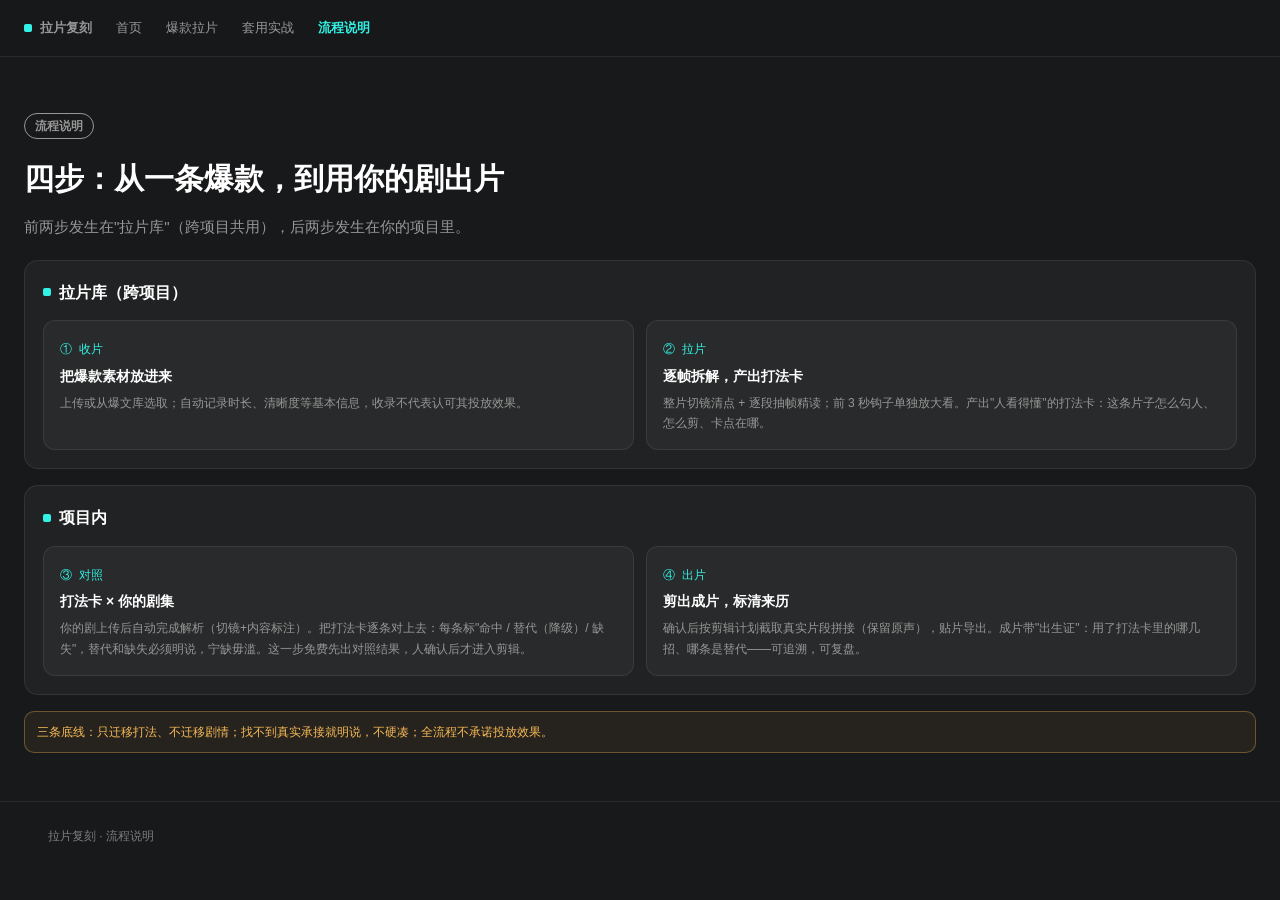
<file: pipeline.html>
<!DOCTYPE html>
<html lang="zh-CN">
<head>
<meta charset="utf-8">
<meta name="viewport" content="width=device-width,initial-scale=1">
<title>流程说明 · 拉片复刻</title>
<link rel="stylesheet" href="assets/site.css">
<style>
  .flow{display:grid;grid-template-columns:repeat(2,1fr);gap:12px}
  .flow .f{background:var(--panel);border:1px solid var(--line);border-radius:12px;padding:16px}
  .flow .f .n{color:var(--acc);font-size:12px;font-family:ui-monospace,monospace}
  .flow .f b{display:block;margin:4px 0}
  .flow .f p{font-size:12px;color:var(--sub)}
  @media(max-width:900px){.flow{grid-template-columns:1fr}}
</style>
</head>
<body>
<nav class="topnav"><div class="wrap">
  <a class="brand" href="index.html"><span class="dot"></span>拉片复刻</a>
  <a href="index.html">首页</a>
  <a href="case/a13.html">爆款拉片</a>
  <a href="remix.html">套用实战</a>
  <a href="pipeline.html" class="on">流程说明</a>
</div></nav>

<div class="wrap">
  <div class="hero" style="padding-bottom:0">
    <span class="badge gray">流程说明</span>
    <h1>四步：从一条爆款，到用你的剧出片</h1>
    <p>前两步发生在"拉片库"（跨项目共用），后两步发生在你的项目里。</p>
  </div>

  <div class="panel" style="margin-top:20px">
    <h2>拉片库（跨项目）</h2>
    <div class="flow">
      <div class="f"><span class="n">① 收片</span><b>把爆款素材放进来</b><p>上传或从爆文库选取；自动记录时长、清晰度等基本信息，收录不代表认可其投放效果。</p></div>
      <div class="f"><span class="n">② 拉片</span><b>逐帧拆解，产出打法卡</b><p>整片切镜清点 + 逐段抽帧精读；前 3 秒钩子单独放大看。产出"人看得懂"的打法卡：这条片子怎么勾人、怎么剪、卡点在哪。</p></div>
    </div>
  </div>

  <div class="panel">
    <h2>项目内</h2>
    <div class="flow">
      <div class="f"><span class="n">③ 对照</span><b>打法卡 × 你的剧集</b><p>你的剧上传后自动完成解析（切镜+内容标注）。把打法卡逐条对上去：每条标"命中 / 替代（降级）/ 缺失"，替代和缺失必须明说，宁缺毋滥。这一步免费先出对照结果，人确认后才进入剪辑。</p></div>
      <div class="f"><span class="n">④ 出片</span><b>剪出成片，标清来历</b><p>确认后按剪辑计划截取真实片段拼接（保留原声），贴片导出。成片带"出生证"：用了打法卡里的哪几招、哪条是替代——可追溯，可复盘。</p></div>
    </div>
  </div>

  <div class="warnbox">三条底线：只迁移打法、不迁移剧情；找不到真实承接就明说，不硬凑；全流程不承诺投放效果。</div>
</div>

<footer><div class="wrap">拉片复刻 · 流程说明</div></footer>
</body>
</html>
</file>
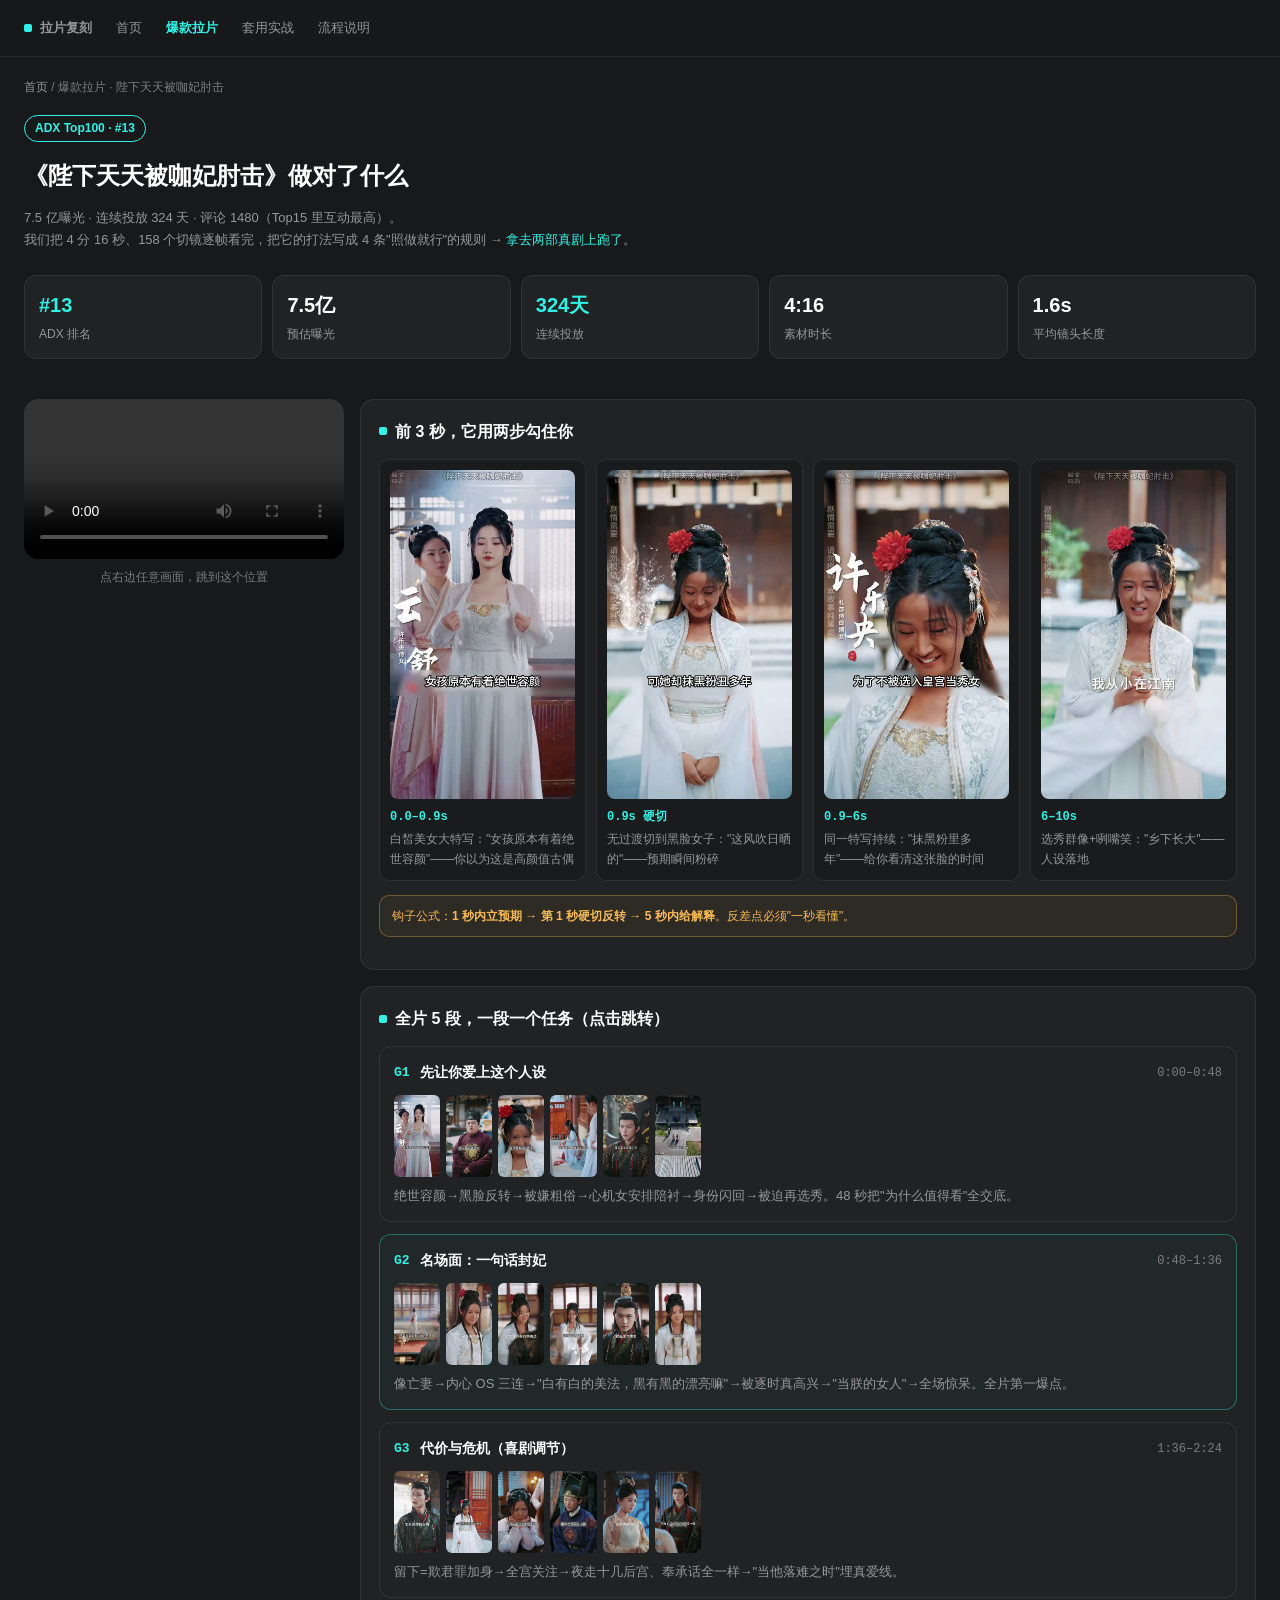
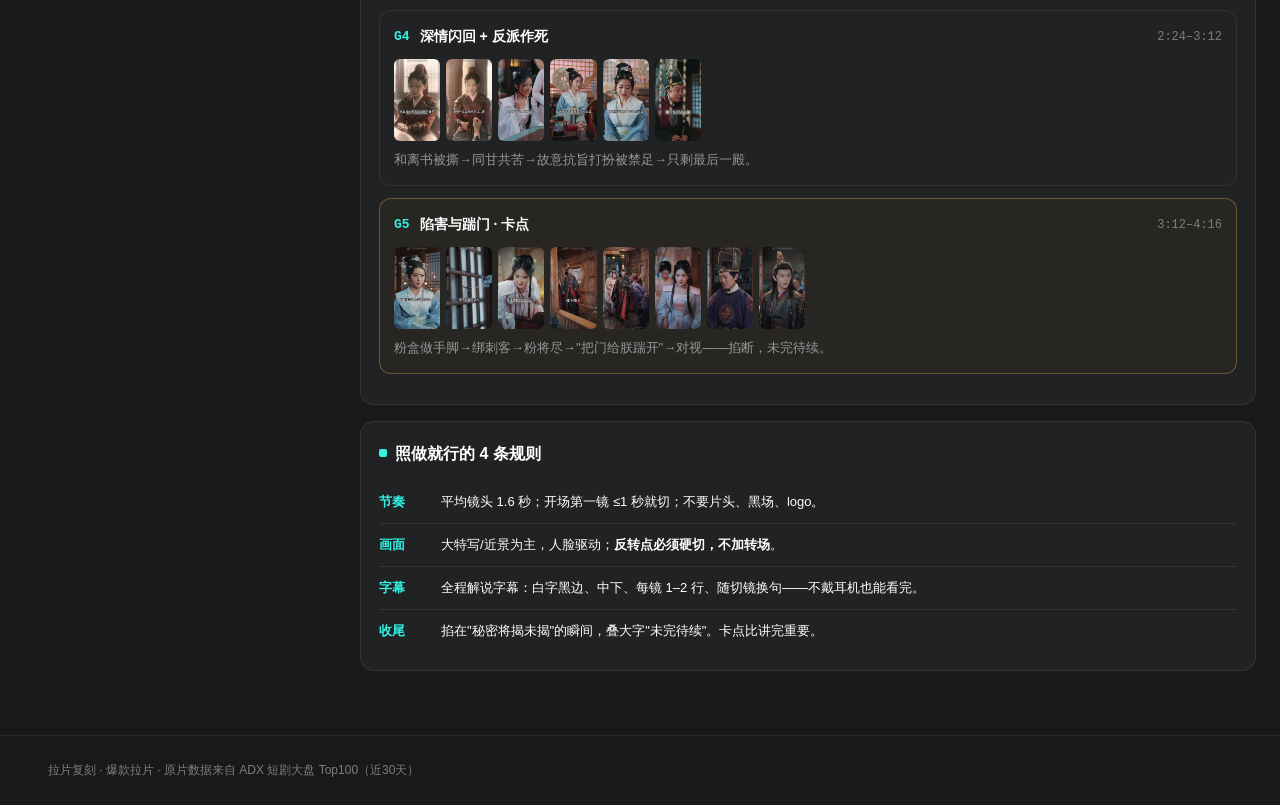
<file: case/a13.html>
<!DOCTYPE html>
<html lang="zh-CN">
<head>
<meta charset="utf-8">
<meta name="viewport" content="width=device-width,initial-scale=1">
<title>爆款拉片 · 陛下天天被咖妃肘击</title>
<link rel="stylesheet" href="../assets/site.css">
<style>
  .cwrap{display:grid;grid-template-columns:320px 1fr;gap:16px;align-items:start;padding-top:20px}
  .player{position:sticky;top:76px}
  .player video{width:100%;border-radius:14px;background:#000;display:block}
  .player .hint{margin-top:8px;font-size:12px;color:var(--mut);text-align:center}
  .hookrow{display:grid;grid-template-columns:repeat(4,1fr);gap:10px}
  .hstep{background:#00000033;border:1px solid var(--line);border-radius:10px;padding:10px;cursor:pointer}
  .hstep:hover{border-color:var(--acc)}
  .hstep img{width:100%;border-radius:8px;display:block}
  .hstep .t{color:var(--acc);font-size:12px;font-weight:600;margin:8px 0 2px;font-family:ui-monospace,monospace}
  .hstep .d{font-size:12px;color:var(--sub)}
  .grp{border:1px solid var(--line);border-radius:12px;padding:14px;margin-bottom:12px;cursor:pointer}
  .grp:hover{border-color:#31f2e480}
  .grp .gh{display:flex;align-items:center;gap:10px;margin-bottom:10px}
  .grp .gid{color:var(--acc);font-weight:700;font-size:13px;font-family:ui-monospace,monospace}
  .grp .garc{font-weight:600}
  .grp .gspan{margin-left:auto;color:var(--mut);font-size:12px;font-family:ui-monospace,monospace}
  .grp .kfs{display:flex;gap:6px;margin-bottom:8px;overflow:hidden}
  .grp .kfs img{height:82px;border-radius:6px;display:block}
  .grp .beats{font-size:13px;color:var(--sub)}
  .grp.peak{border-color:#31f2e455;background:#31f2e408}
  .grp.hang{border-color:#f7b95555;background:#f7b95508}
  .rule{display:flex;gap:10px;padding:10px 0;border-bottom:1px solid var(--line);font-size:13px}
  .rule:last-child{border-bottom:none}
  .rule .dim{flex:none;color:var(--acc);font-weight:600;width:52px}
  .crumb{padding-top:20px;font-size:12px;color:var(--mut)}
  .crumb a{color:var(--sub)}
  @media(max-width:900px){.cwrap{grid-template-columns:1fr}.hookrow{grid-template-columns:repeat(2,1fr)}}
</style>
</head>
<body>
<nav class="topnav"><div class="wrap">
  <a class="brand" href="../index.html"><span class="dot"></span>拉片复刻</a>
  <a href="../index.html">首页</a>
  <a href="a13.html" class="on">爆款拉片</a>
  <a href="../remix.html">套用实战</a>
  <a href="../pipeline.html">流程说明</a>
</div></nav>

<div class="wrap">
  <div class="crumb"><a href="../index.html">首页</a> / 爆款拉片 · 陛下天天被咖妃肘击</div>
  <div class="hero" style="padding:18px 0 4px">
    <span class="badge">ADX Top100 · #13</span>
    <h1 style="font-size:24px">《陛下天天被咖妃肘击》做对了什么</h1>
    <p style="font-size:13px">7.5 亿曝光 · 连续投放 324 天 · 评论 1480（Top15 里互动最高）。<br>我们把 4 分 16 秒、158 个切镜逐帧看完，把它的打法写成 4 条"照做就行"的规则 → <a href="../remix.html">拿去两部真剧上跑了</a>。</p>
  </div>

  <div class="cards" style="grid-template-columns:repeat(5,1fr)">
    <div class="card hot"><b>#13</b><span>ADX 排名</span></div>
    <div class="card"><b>7.5亿</b><span>预估曝光</span></div>
    <div class="card hot"><b>324天</b><span>连续投放</span></div>
    <div class="card"><b>4:16</b><span>素材时长</span></div>
    <div class="card"><b>1.6s</b><span>平均镜头长度</span></div>
  </div>

  <div class="cwrap">
    <div class="player">
      <video id="v" src="../a13.mp4" controls playsinline></video>
      <div class="hint">点右边任意画面，跳到这个位置</div>
    </div>

    <div>
      <div class="panel">
        <h2>前 3 秒，它用两步勾住你</h2>
        <div class="hookrow">
          <div class="hstep" data-t="0"><img src="../keyframes/k0.jpg"><div class="t">0.0–0.9s</div><div class="d">白皙美女大特写："女孩原本有着绝世容颜"——你以为这是高颜值古偶</div></div>
          <div class="hstep" data-t="0.9"><img src="../keyframes/k2.jpg"><div class="t">0.9s 硬切</div><div class="d">无过渡切到黑脸女子："这风吹日晒的"——预期瞬间粉碎</div></div>
          <div class="hstep" data-t="3"><img src="../keyframes/k4.jpg"><div class="t">0.9–6s</div><div class="d">同一特写持续："抹黑粉里多年"——给你看清这张脸的时间</div></div>
          <div class="hstep" data-t="8"><img src="../keyframes/k8.jpg"><div class="t">6–10s</div><div class="d">选秀群像+咧嘴笑："乡下长大"——人设落地</div></div>
        </div>
        <div class="warnbox">钩子公式：<b>1 秒内立预期 → 第 1 秒硬切反转 → 5 秒内给解释</b>。反差点必须"一秒看懂"。</div>
      </div>

      <div class="panel">
        <h2>全片 5 段，一段一个任务（点击跳转）</h2>
        <div class="grp" data-t="0"><div class="gh"><span class="gid">G1</span><span class="garc">先让你爱上这个人设</span><span class="gspan">0:00–0:48</span></div><div class="kfs"><img src="../keyframes/k0.jpg"><img src="../keyframes/k16.jpg"><img src="../keyframes/k20.jpg"><img src="../keyframes/k28.jpg"><img src="../keyframes/k36.jpg"><img src="../keyframes/k44.jpg"></div><div class="beats">绝世容颜→黑脸反转→被嫌粗俗→心机女安排陪衬→身份闪回→被迫再选秀。48 秒把"为什么值得看"全交底。</div></div>
        <div class="grp peak" data-t="48"><div class="gh"><span class="gid">G2</span><span class="garc">名场面：一句话封妃</span><span class="gspan">0:48–1:36</span></div><div class="kfs"><img src="../keyframes/k52.jpg"><img src="../keyframes/k60.jpg"><img src="../keyframes/k68.jpg"><img src="../keyframes/k76.jpg"><img src="../keyframes/k84.jpg"><img src="../keyframes/k92.jpg"></div><div class="beats">像亡妻→内心 OS 三连→"白有白的美法，黑有黑的漂亮嘛"→被逐时真高兴→"当朕的女人"→全场惊呆。全片第一爆点。</div></div>
        <div class="grp" data-t="96"><div class="gh"><span class="gid">G3</span><span class="garc">代价与危机（喜剧调节）</span><span class="gspan">1:36–2:24</span></div><div class="kfs"><img src="../keyframes/k100.jpg"><img src="../keyframes/k108.jpg"><img src="../keyframes/k116.jpg"><img src="../keyframes/k124.jpg"><img src="../keyframes/k132.jpg"><img src="../keyframes/k140.jpg"></div><div class="beats">留下=欺君罪加身→全宫关注→夜走十几后宫、奉承话全一样→"当他落难之时"埋真爱线。</div></div>
        <div class="grp" data-t="144"><div class="gh"><span class="gid">G4</span><span class="garc">深情闪回 + 反派作死</span><span class="gspan">2:24–3:12</span></div><div class="kfs"><img src="../keyframes/k148.jpg"><img src="../keyframes/k156.jpg"><img src="../keyframes/k164.jpg"><img src="../keyframes/k172.jpg"><img src="../keyframes/k180.jpg"><img src="../keyframes/k188.jpg"></div><div class="beats">和离书被撕→同甘共苦→故意抗旨打扮被禁足→只剩最后一殿。</div></div>
        <div class="grp hang" data-t="192"><div class="gh"><span class="gid">G5</span><span class="garc">陷害与踹门 · 卡点</span><span class="gspan">3:12–4:16</span></div><div class="kfs"><img src="../keyframes/k196.jpg"><img src="../keyframes/k204.jpg"><img src="../keyframes/k212.jpg"><img src="../keyframes/k220.jpg"><img src="../keyframes/k228.jpg"><img src="../keyframes/k236.jpg"><img src="../keyframes/k244.jpg"><img src="../keyframes/k252.jpg"></div><div class="beats">粉盒做手脚→绑刺客→粉将尽→"把门给朕踹开"→对视——掐断，未完待续。</div></div>
      </div>

      <div class="panel">
        <h2>照做就行的 4 条规则</h2>
        <div class="rule"><span class="dim">节奏</span><span>平均镜头 1.6 秒；开场第一镜 ≤1 秒就切；不要片头、黑场、logo。</span></div>
        <div class="rule"><span class="dim">画面</span><span>大特写/近景为主，人脸驱动；<b>反转点必须硬切，不加转场</b>。</span></div>
        <div class="rule"><span class="dim">字幕</span><span>全程解说字幕：白字黑边、中下、每镜 1–2 行、随切镜换句——不戴耳机也能看完。</span></div>
        <div class="rule"><span class="dim">收尾</span><span>掐在"秘密将揭未揭"的瞬间，叠大字"未完待续"。卡点比讲完重要。</span></div>
      </div>
    </div>
  </div>
</div>

<footer><div class="wrap">拉片复刻 · 爆款拉片 · 原片数据来自 ADX 短剧大盘 Top100（近30天）</div></footer>
<script src="../assets/site.js"></script>
</body>
</html>
</file>
<file: assets/site.css>
:root{--bg:#18191b;--panel:#ffffff0a;--line:#ffffff14;--txt:#fff;--sub:#979797;--mut:#7d7d7d;--acc:#31f2e4;--warn:#f7b955;--bad:#ff5b5b}
*{margin:0;padding:0;box-sizing:border-box}
body{background:var(--bg);color:var(--txt);font-family:"PingFang SC","Microsoft YaHei",sans-serif;font-size:14px;line-height:1.7}
a{color:var(--acc);text-decoration:none}
.wrap{max-width:1280px;margin:0 auto;padding:0 24px}
.topnav{position:sticky;top:0;z-index:50;background:#18191bee;backdrop-filter:blur(8px);border-bottom:1px solid var(--line)}
.topnav .wrap{display:flex;align-items:center;gap:24px;height:56px}
.brand{font-weight:600;font-size:15px;color:var(--txt);display:flex;align-items:center;gap:8px}
.brand .dot{width:8px;height:8px;background:var(--acc);border-radius:2px}
.topnav a{color:var(--sub);font-size:13px}
.topnav a.on{color:var(--acc);font-weight:600}
.topnav .sp{flex:1}
footer{border-top:1px solid var(--line);margin-top:48px;padding:24px;color:var(--mut);font-size:12px}
.badge{display:inline-block;font-size:12px;color:var(--acc);border:1px solid var(--acc);border-radius:99px;padding:2px 10px;font-weight:600}
.badge.gray{color:var(--sub);border-color:var(--sub)}
.cards{display:grid;grid-template-columns:repeat(6,1fr);gap:10px;margin:20px 0}
.card{background:var(--panel);border:1px solid var(--line);border-radius:12px;padding:12px 14px}
.card b{display:block;font-size:20px;font-weight:600}
.card span{font-size:12px;color:var(--sub)}
.card.hot b{color:var(--acc)}
.panel{background:var(--panel);border:1px solid var(--line);border-radius:14px;padding:18px;margin-bottom:16px}
h2{font-size:16px;margin-bottom:14px;display:flex;align-items:center;gap:8px}
h2::before{content:"";width:8px;height:8px;background:var(--acc);border-radius:2px;flex:none}
.warnbox{border:1px solid #f7b95555;background:#f7b95510;border-radius:10px;padding:10px 12px;font-size:12px;color:var(--warn);margin:14px 0}
.tabs{display:flex;gap:6px;margin-bottom:18px;flex-wrap:wrap}
.tab{padding:7px 16px;border-radius:8px;background:var(--panel);color:var(--sub);cursor:pointer;font-size:13px;border:1px solid transparent}
.tab.on{background:var(--acc);color:#18191b;font-weight:600}
.view{display:none}.view.on{display:block}
.tag{display:inline-block;font-size:12px;border-radius:4px;padding:1px 8px;margin-right:6px;border:1px solid}
.tag.hit{color:var(--acc);border-color:var(--acc)}
.tag.rep{color:var(--warn);border-color:var(--warn)}
.tag.miss{color:var(--bad);border-color:var(--bad)}
.hero{padding:56px 0 32px}
.hero h1{font-size:30px;font-weight:700;margin:14px 0 10px}
.hero p{color:var(--sub);max-width:720px;font-size:15px}
.pipe{display:grid;grid-template-columns:repeat(5,1fr);gap:10px;margin:26px 0}
.pipe .step{background:var(--panel);border:1px solid var(--line);border-radius:12px;padding:14px;position:relative}
.pipe .step b{display:block;font-size:14px;margin-bottom:4px}
.pipe .step .n{color:var(--acc);font-family:ui-monospace,monospace;font-size:12px}
.pipe .step p{font-size:12px;color:var(--sub)}
.pipe .step.proj{border-color:#31f2e455;background:#31f2e408}
.caselist{display:grid;grid-template-columns:repeat(3,1fr);gap:14px}
.case{border:1px solid var(--line);border-radius:14px;overflow:hidden;background:var(--panel);transition:border-color .15s;display:block;color:var(--txt)}
.case:hover{border-color:#31f2e480}
.case .cov{height:120px;background:#000 center/cover;display:flex;align-items:flex-end;padding:8px;gap:6px}
.case .cov img{height:70px;border-radius:5px}
.case .cov .ph{width:100%;text-align:center;color:var(--mut);font-size:13px;align-self:center}
.case .bd{padding:12px 14px}
.case .bd .t{font-weight:600;font-size:14px}
.case .bd .m{font-size:12px;color:var(--sub);margin-top:2px}
.case .bd .meta{margin-top:8px;display:flex;gap:8px;align-items:center;font-size:12px;color:var(--mut);flex-wrap:wrap}
@media(max-width:900px){.cards{grid-template-columns:repeat(3,1fr)}.pipe{grid-template-columns:1fr 1fr}.caselist{grid-template-columns:1fr}}
</file>
